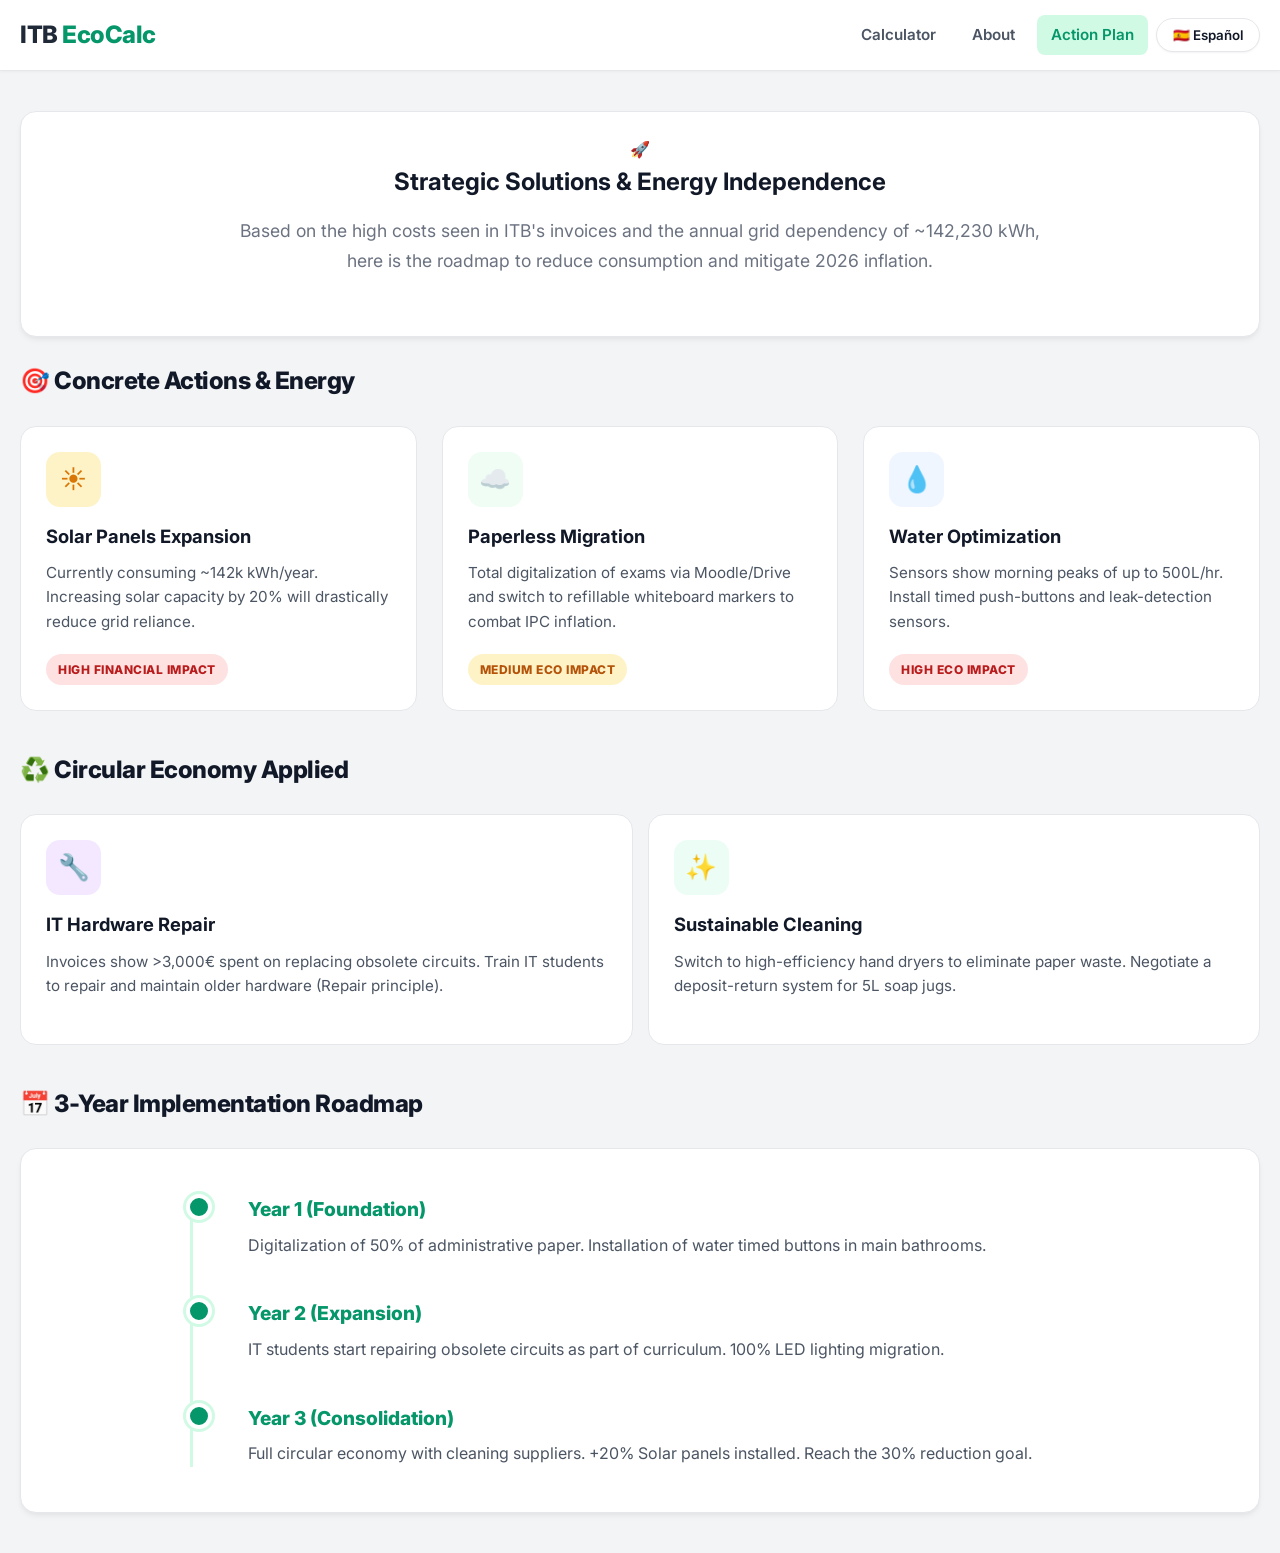
<file: action-plan.html>
<!DOCTYPE html>
<html lang="en">
<head>
    <meta charset="UTF-8">
    <meta name="viewport" content="width=device-width, initial-scale=1.0">
    <title>Action Plan - ITB EcoCalc</title>
    <link href="https://fonts.googleapis.com/css2?family=Inter:wght@300;400;600;700&display=swap" rel="stylesheet">
    <link rel="stylesheet" href="css/style.css">
</head>
<body>
    <header class="navbar">
        <div class="nav-container">
            <h1 class="logo">ITB <span class="highlight">EcoCalc</span></h1>
            <nav class="nav-links">
                <a href="index.html" class="i18n" data-en="Calculator" data-es="Calculadora">Calculator</a>
                <a href="about.html" class="i18n" data-en="About" data-es="Acerca de">About</a>
                <a href="action-plan.html" class="i18n active" data-en="Action Plan" data-es="Plan de Acción">Action Plan</a>
                <button class="lang-btn" onclick="toggleLang()" id="langBtn">🇪🇸 Español</button>
            </nav>
        </div>
    </header>

    <main class="container">
        <div class="card hero-card center-text">
            <span class="icon-huge">🚀</span>
            <h2 class="i18n" data-en="Strategic Solutions & Energy Independence" data-es="Soluciones Estratégicas e Independencia Energética">Strategic Solutions & Energy Independence</h2>
            <p class="i18n subtitle" style="margin-top: 15px;" data-en="Based on the high costs seen in ITB's invoices and the annual grid dependency of ~142,230 kWh, here is the roadmap to reduce consumption and mitigate 2026 inflation." data-es="Basado en los altos costes del ITB y la dependencia eléctrica anual de ~142.230 kWh, este es el plan para reducir el consumo y mitigar la inflación de 2026.">Based on the high costs seen in ITB's invoices and the annual grid dependency of ~142,230 kWh, here is the roadmap to reduce consumption and mitigate 2026 inflation.</p>
        </div>

        <h3 class="section-title i18n" data-en="🎯 Concrete Actions & Energy" data-es="🎯 Acciones Concretas y Energía">🎯 Concrete Actions & Energy</h3>
        <div class="grid-3">
            <div class="action-item">
                <div class="action-icon" style="background: #fef3c7; color: #d97706;">☀️</div>
                <h4 class="i18n" data-en="Solar Panels Expansion" data-es="Expansión Placas Solares">Solar Panels Expansion</h4>
                <p class="text-small i18n" data-en="Currently consuming ~142k kWh/year. Increasing solar capacity by 20% will drastically reduce grid reliance." data-es="Consumo actual de ~142k kWh/año. Aumentar la capacidad solar un 20% reducirá drásticamente la dependencia de la red.">Currently consuming ~142k kWh/year. Increasing solar capacity by 20% will drastically reduce grid reliance.</p>
                <span class="impact-badge impact-high i18n" data-en="High Financial Impact" data-es="Alto Impacto Financiero">High Financial Impact</span>
            </div>
            <div class="action-item">
                <div class="action-icon" style="background: #f0fdf4; color: #15803d;">☁️</div>
                <h4 class="i18n" data-en="Paperless Migration" data-es="Migración Cero Papel">Paperless Migration</h4>
                <p class="text-small i18n" data-en="Total digitalization of exams via Moodle/Drive and switch to refillable whiteboard markers to combat IPC inflation." data-es="Digitalización total de exámenes vía Moodle/Drive y cambio a rotuladores recargables para combatir la inflación.">Total digitalization of exams via Moodle/Drive and switch to refillable whiteboard markers to combat IPC inflation.</p>
                <span class="impact-badge impact-med i18n" data-en="Medium Eco Impact" data-es="Impacto Eco Medio">Medium Eco Impact</span>
            </div>
            <div class="action-item">
                <div class="action-icon" style="background: #eff6ff; color: #1d4ed8;">💧</div>
                <h4 class="i18n" data-en="Water Optimization" data-es="Optimización de Agua">Water Optimization</h4>
                <p class="text-small i18n" data-en="Sensors show morning peaks of up to 500L/hr. Install timed push-buttons and leak-detection sensors." data-es="Los sensores muestran picos matutinos de 500L/h. Instalar pulsadores temporizados y sensores de fugas.">Sensors show morning peaks of up to 500L/hr. Install timed push-buttons and leak-detection sensors.</p>
                <span class="impact-badge impact-high i18n" data-en="High Eco Impact" data-es="Alto Impacto Eco">High Eco Impact</span>
            </div>
        </div>

        <h3 class="section-title i18n" style="margin-top: 40px;" data-en="♻️ Circular Economy Applied" data-es="♻️ Economía Circular Aplicada">♻️ Circular Economy Applied</h3>
        <div class="grid-2">
            <div class="action-item">
                <div class="action-icon" style="background: #f3e8ff; color: #6d28d9;">🔧</div>
                <h4 class="i18n" data-en="IT Hardware Repair" data-es="Reparación Hardware IT">IT Hardware Repair</h4>
                <p class="text-small i18n" data-en="Invoices show >3,000€ spent on replacing obsolete circuits. Train IT students to repair and maintain older hardware (Repair principle)." data-es="Facturas de >3.000€ en reemplazar circuitos. Formar a alumnos para reparar hardware antiguo (Principio de Reparación).">Invoices show >3,000€ spent on replacing obsolete circuits. Train IT students to repair and maintain older hardware (Repair principle).</p>
            </div>
            <div class="action-item">
                <div class="action-icon" style="background: #ecfdf5; color: #047857;">✨</div>
                <h4 class="i18n" data-en="Sustainable Cleaning" data-es="Limpieza Sostenible">Sustainable Cleaning</h4>
                <p class="text-small i18n" data-en="Switch to high-efficiency hand dryers to eliminate paper waste. Negotiate a deposit-return system for 5L soap jugs." data-es="Secadores de aire de alta eficiencia para eliminar papel. Negociar sistema de retorno para garrafas de jabón de 5L.">Switch to high-efficiency hand dryers to eliminate paper waste. Negotiate a deposit-return system for 5L soap jugs.</p>
            </div>
        </div>

        <h3 class="section-title i18n" style="margin-top: 40px;" data-en="📅 3-Year Implementation Roadmap" data-es="📅 Roadmap de Implementación (3 Años)">📅 3-Year Implementation Roadmap</h3>
        <div class="card">
            <div class="timeline">
                <div class="timeline-step">
                    <div class="step-year i18n" data-en="Year 1 (Foundation)" data-es="Año 1 (Fundamentos)">Year 1 (Foundation)</div>
                    <div class="step-content">
                        <p class="i18n" data-en="Digitalization of 50% of administrative paper. Installation of water timed buttons in main bathrooms." data-es="Digitalización del 50% del papel administrativo. Instalación de pulsadores de agua en lavabos principales.">Digitalization of 50% of administrative paper. Installation of water timed buttons in main bathrooms.</p>
                    </div>
                </div>
                <div class="timeline-step">
                    <div class="step-year i18n" data-en="Year 2 (Expansion)" data-es="Año 2 (Expansión)">Year 2 (Expansion)</div>
                    <div class="step-content">
                        <p class="i18n" data-en="IT students start repairing obsolete circuits as part of curriculum. 100% LED lighting migration." data-es="Alumnos de IT comienzan a reparar circuitos como parte del temario. Migración 100% a iluminación LED.">IT students start repairing obsolete circuits as part of curriculum. 100% LED lighting migration.</p>
                    </div>
                </div>
                <div class="timeline-step">
                    <div class="step-year i18n" data-en="Year 3 (Consolidation)" data-es="Año 3 (Consolidación)">Year 3 (Consolidation)</div>
                    <div class="step-content">
                        <p class="i18n" data-en="Full circular economy with cleaning suppliers. +20% Solar panels installed. Reach the 30% reduction goal." data-es="Economía circular total con proveedores de limpieza. +20% Placas solares instaladas. Meta del 30% alcanzada.">Full circular economy with cleaning suppliers. +20% Solar panels installed. Reach the 30% reduction goal.</p>
                    </div>
                </div>
            </div>
        </div>
    </main>
    <script src="js/app.js"></script>
</body>
</html>
</file>
<file: css/style.css>
/* VARIABLES GLOBALES */
:root { 
    --primary: #059669; 
    --primary-light: #d1fae5; 
    --primary-dark: #047857;
    --dark: #111827; 
    --gray: #4b5563; 
    --light-gray: #6b7280;
    --bg: #f3f4f6; 
    --card: #ffffff; 
    --border: #e5e7eb; 
}

* { margin: 0; padding: 0; box-sizing: border-box; font-family: 'Inter', sans-serif; }
body { background: var(--bg); color: var(--dark); line-height: 1.6; }

/* NAVBAR */
.navbar { background: var(--card); border-bottom: 1px solid var(--border); position: sticky; top:0; z-index: 100; box-shadow: 0 1px 3px rgba(0,0,0,0.04);}
.nav-container { max-width: 1450px; margin: auto; padding: 15px 20px; display: flex; justify-content: space-between; align-items: center; flex-wrap: wrap; gap: 15px;}
.logo { font-size: 1.5rem; font-weight: 800; color: #1f2937; letter-spacing: -0.5px;}
.highlight { color: var(--primary); }
.nav-links { display: flex; align-items: center; gap: 8px; flex-wrap: wrap; justify-content: center;}
nav a { text-decoration: none; color: var(--gray); font-weight: 600; padding: 8px 14px; border-radius: 8px; font-size: 0.95rem; transition: all 0.2s;}
nav a:hover { background: #f3f4f6; color: var(--dark); }
nav a.active { background: var(--primary-light); color: var(--primary); }
.lang-btn { background: white; border: 1px solid var(--border); padding: 8px 16px; border-radius: 20px; cursor: pointer; font-weight: 600; box-shadow: 0 1px 2px rgba(0,0,0,0.05); transition: 0.2s; color: var(--dark);}
.lang-btn:hover { background: #f9fafb; transform: translateY(-1px); box-shadow: 0 2px 4px rgba(0,0,0,0.05);}

/* CONTENEDORES Y TARJETAS */
.container { max-width: 1450px; margin: 40px auto; padding: 0 20px; } 
.card { background: var(--card); padding: 25px; border-radius: 16px; border: 1px solid var(--border); box-shadow: 0 4px 6px -1px rgba(0,0,0,0.05), 0 2px 4px -1px rgba(0,0,0,0.03); margin-bottom: 25px; }
.center-text { text-align: center; }

/* 🟢 CALCULADORA: ESTRUCTURA 3 COLUMNAS 🟢 */
.dashboard-layout { display: grid; grid-template-columns: 290px 1fr 340px; gap: 25px; align-items: start; }
.left-panel { display: flex; flex-direction: column; gap: 0px; }
.right-panel { display: flex; flex-direction: column; gap: 0px; }
.center-panel { display: flex; flex-direction: column; min-width: 0; } 

/* HOME PRO DESIGN */
.hero-pro { padding: 60px 30px !important; border-top: none !important; background: linear-gradient(180deg, #ffffff 0%, #f8fafc 100%); position: relative; overflow: hidden; }
.hero-logo { max-width: 260px; margin: 0 auto 25px auto; display: block; position: relative; z-index: 2;}
.gradient-text { font-size: 2.2rem; font-weight: 800; background: linear-gradient(90deg, #059669, #2563eb); -webkit-background-clip: text; -webkit-text-fill-color: transparent; margin-bottom: 20px; letter-spacing: -0.5px;}
.subtitle { color: var(--light-gray); font-size: 1.1rem; max-width: 800px; margin: 0 auto 35px auto; line-height: 1.7; position: relative; z-index: 2;}
.data-sources { display: flex; justify-content: center; gap: 15px; margin: 0 0 40px 0; flex-wrap: wrap; position: relative; z-index: 2;}
.pro-pill { background: #ffffff; padding: 10px 22px; border-radius: 999px; border: 1px solid #e2e8f0; font-size: 0.95rem; font-weight: 600; color: var(--dark); display: flex; align-items: center; gap: 10px; box-shadow: 0 2px 4px rgba(0,0,0,0.02); transition: all 0.3s cubic-bezier(0.4, 0, 0.2, 1); cursor: default; }
.pro-pill:hover { transform: translateY(-3px); box-shadow: 0 10px 15px -3px rgba(0,0,0,0.1); border-color: #cbd5e1; }
.pro-pill .emoji { font-size: 1.2rem; }
.btn-glow { display: inline-block; background: var(--primary); color: white; border: none; padding: 16px 40px; border-radius: 12px; font-weight: 700; font-size: 1.1rem; cursor: pointer; transition: all 0.3s; box-shadow: 0 10px 15px -3px rgba(5, 150, 105, 0.3); text-decoration: none; position: relative; z-index: 2; }
.btn-glow:hover { background: var(--primary-dark); transform: translateY(-2px); box-shadow: 0 15px 25px -5px rgba(5, 150, 105, 0.4); }

/* INPUTS GENERALES */
.input-group { margin-bottom: 15px; }
.input-group label { display: block; font-size: 0.85rem; font-weight: 700; margin-bottom: 6px; color: var(--gray); }
.input-group input, .input-group select { width: 100%; padding: 12px; border: 1px solid var(--border); border-radius: 8px; font-size: 0.95rem; outline: none; transition: border-color 0.2s; background: #fff;}
.input-group input:focus, .input-group select:focus { border-color: var(--primary); box-shadow: 0 0 0 3px var(--primary-light);}

.grid-2 { display: grid; grid-template-columns: repeat(2, 1fr); gap: 15px; }
.grid-2-mini { display: grid; grid-template-columns: repeat(2, 1fr); gap: 10px; }

.special-box { padding: 18px; border-radius: 10px; }
.warning-box { background: #fffbeb; border: 1px dashed #f59e0b; }
.info-box { background: #eff6ff; border: 1px dashed #3b82f6; }

/* 🟢 MICRO-TOGGLES INTERACTIVOS 🟢 */
.micro-toggles-interactive { display: flex; flex-direction: column; gap: 8px; }
.micro-row { display: flex; align-items: center; justify-content: space-between; background: white; padding: 8px 12px; border-radius: 6px; border: 1px solid #cbd5e1; font-size: 0.85rem; font-weight: 600; color: var(--dark); transition: 0.2s;}
.micro-row:hover { border-color: var(--primary); }
.micro-row input[type="number"] { width: 55px !important; padding: 2px 5px !important; text-align: right; border: 1px solid #e2e8f0 !important; border-radius: 4px; font-weight: bold; background: #f8fafc !important;}
.micro-row input[type="number"]:focus { border-color: var(--primary) !important; background: white !important;}

.label-span { flex: 1; margin-right: 10px; line-height: 1.3;}
.toggle-row { background: #f8fafc; border-color: #cbd5e1; padding: 10px 12px;}
.switch { position: relative; display: inline-block; width: 44px; height: 24px; margin: 0; flex-shrink: 0;}
.switch input { opacity: 0; width: 0; height: 0; }
.slider { position: absolute; cursor: pointer; top: 0; left: 0; right: 0; bottom: 0; background-color: #cbd5e1; transition: .4s; border-radius: 24px;}
.slider:before { position: absolute; content: ""; height: 18px; width: 18px; left: 3px; bottom: 3px; background-color: white; transition: .4s; border-radius: 50%; box-shadow: 0 1px 2px rgba(0,0,0,0.2);}
input:checked + .slider { background-color: var(--primary); }
input:focus + .slider { box-shadow: 0 0 1px var(--primary); }
input:checked + .slider:before { transform: translateX(20px); }

/* IPC Inteligente */
.ipc-container { display: flex; flex-direction: column; gap: 8px; }
.ipc-row { display: flex; align-items: center; justify-content: space-between; background: #ffffff; padding: 8px 12px; border-radius: 8px; border: 1px solid #bfdbfe; }
.year-input { width: 75px !important; border: none !important; background: transparent !important; font-weight: 800; color: #4338ca; padding: 0 !important; font-size: 0.95rem;}
.arrow-icon { color: #93c5fd; font-size: 0.9rem; }
.percent-wrapper { display: flex; align-items: center; background: #f8fafc; padding: 6px 10px; border-radius: 6px; border: 1px solid #e2e8f0; }
.percent-wrapper input { width: 60px !important; border: none !important; background: transparent !important; text-align: right; font-weight: 700; padding: 0 5px 0 0 !important; font-size: 0.95rem; color: var(--dark);}

/* Resultados y Gráfico */
.res-box { background: #f8fafc; padding: 20px; border-radius: 10px; border: 1px solid #e2e8f0; border-left: 6px solid var(--primary); font-variant-numeric: tabular-nums; }
.res-box strong { font-size: 0.8rem; color: var(--light-gray); text-transform: uppercase; letter-spacing: 0.5px; display: block; margin-bottom: 8px; font-weight: 700;}
.chart-box { position: relative; height: 350px; width: 100%; padding: 20px;}

.btn-pdf { background: #1e293b; color: white; border: none; padding: 16px 20px; border-radius: 10px; font-weight: 700; cursor: pointer; transition: 0.3s; font-size: 1.05rem; width: 100%; margin-top: 15px;}
.btn-pdf:hover { background: #0f172a; box-shadow: 0 4px 6px rgba(0,0,0,0.1);}

/* Tablas */
.table-responsive { overflow-x: auto; -webkit-overflow-scrolling: touch; border-radius: 8px; border: 1px solid var(--border);}
.styled-table { width: 100%; border-collapse: collapse; font-size: 0.95rem; min-width: 650px;}
.styled-table th, .styled-table td { border-bottom: 1px solid var(--border); padding: 14px 15px; text-align: left; }
.styled-table th { background-color: #f8fafc; font-weight: 700; color: var(--dark); text-transform: uppercase; font-size: 0.8rem; letter-spacing: 0.5px;}

/* ACTION PLAN */
.section-title { font-size: 1.5rem; color: var(--dark); margin-bottom: 25px; font-weight: 800; letter-spacing: -0.5px;}
.grid-3 { display: grid; grid-template-columns: repeat(3, 1fr); gap: 25px; }
.action-item { background: white; border: 1px solid var(--border); padding: 25px; border-radius: 16px; display: flex; flex-direction: column; transition: all 0.3s ease;}
.action-item:hover { transform: translateY(-5px); box-shadow: 0 15px 25px -5px rgba(0,0,0,0.1); border-color: #d1d5db;}
.action-icon { width: 55px; height: 55px; border-radius: 14px; display: flex; align-items: center; justify-content: center; font-size: 1.6rem; margin-bottom: 15px; }
.action-item h4 { margin-bottom: 10px; font-size: 1.15rem; color: var(--dark); font-weight: 700;}
.text-small { font-size: 0.95rem; color: var(--gray); margin-bottom: 20px; line-height: 1.6;}
.impact-badge { display: inline-block; padding: 6px 12px; border-radius: 20px; font-size: 0.75rem; font-weight: 800; margin-top: auto; align-self: flex-start; text-transform: uppercase; letter-spacing: 0.5px;}
.impact-high { background: #fee2e2; color: #b91c1c; }
.impact-med { background: #fef3c7; color: #b45309; }

.timeline { position: relative; max-width: 900px; margin: 20px auto; padding-left: 35px; border-left: 3px solid var(--primary-light); }
.timeline-step { position: relative; margin-bottom: 40px; padding-left: 20px; }
.timeline-step:last-child { margin-bottom: 0; }
.timeline-step::before { content: ''; position: absolute; left: -42px; top: 0; width: 18px; height: 18px; background: var(--primary); border-radius: 50%; border: 4px solid white; box-shadow: 0 0 0 3px var(--primary-light); }
.step-year { font-weight: 800; color: var(--primary); font-size: 1.2rem; margin-bottom: 8px; }
.step-content p { color: var(--gray); font-size: 1rem; margin: 0; line-height: 1.6;}

/* 🟢 IMPRESIÓN PDF NATIVA 🟢 */
.print-only { display: none; }
@media print {
    @page { size: A4 portrait; margin: 15mm; }
    body, html { background: white !important; width: 100% !important; margin: 0 !important; padding: 0 !important; font-size: 11px !important;}
    * { -webkit-print-color-adjust: exact !important; print-color-adjust: exact !important; color-adjust: exact !important; }
    .params-panel, .navbar, .btn-pdf, .lang-btn, header, .left-panel, .right-panel { display: none !important; }
    .print-only { display: block !important; text-align: center; margin-bottom: 30px !important; }
    .print-header img { max-height: 50px; margin-bottom: 10px; }
    .print-header h2 { color: #059669 !important; font-size: 22px; margin: 0; }
    .print-header p { color: #6b7280 !important; font-size: 12px; margin-top: 5px; }
    .print-header hr { border: 0; border-top: 2px solid #059669 !important; margin-top: 15px; }
    .dashboard-layout { display: block !important; width: 100% !important; }
    .results-area { width: 100% !important; display: block !important; }
    .chart-box { position: relative !important; height: 250px !important; width: 100% !important; padding: 0 !important; margin-bottom: 40px !important; break-inside: avoid !important; page-break-inside: avoid !important; display: block !important; overflow: hidden !important; border: none !important; box-shadow: none !important;}
    .card { box-shadow: none !important; border: none !important; margin-bottom: 25px !important; padding: 0 !important;}
    .grid-2 { display: flex !important; flex-wrap: wrap !important; gap: 15px !important; justify-content: space-between !important; margin-bottom: 30px !important;}
    .res-box { width: 48% !important; margin-bottom: 15px !important; padding: 15px !important; box-sizing: border-box !important; break-inside: avoid !important; page-break-inside: avoid !important; background-color: #f8fafc !important; border: 1px solid #e5e7eb !important; border-left: 6px solid #059669 !important;}
    #predictionTableContainer { break-inside: avoid !important; page-break-inside: avoid !important; margin-top: 20px !important;}
    .styled-table th { background-color: #f1f5f9 !important; border-bottom: 2px solid #cbd5e1 !important;}
    .styled-table td { border-bottom: 1px solid #e2e8f0 !important; }
}

/* 📱 DISEÑO ULTRA-RESPONSIVE */
@media (max-width: 1250px) {
    .dashboard-layout { grid-template-columns: 300px 1fr; }
    .right-panel { grid-column: 1 / -1; flex-direction: row; flex-wrap: wrap; }
    .right-panel > * { flex: 1 1 300px; } 
}
@media (max-width: 900px) { 
    .nav-container { justify-content: center; text-align: center; flex-direction: column;}
    .nav-links { flex-wrap: wrap; justify-content: center; gap: 8px;}
    .container { margin-top: 20px; padding: 0 12px;}
    .dashboard-layout { display: flex; flex-direction: column; }
    .right-panel { flex-direction: column; }
    body:not(.pdf-export-mode) .grid-2 { grid-template-columns: 1fr; } 
    .chart-box { height: 280px; padding: 10px; }
    .card { padding: 20px; }
    .micro-row { padding: 14px 12px; font-size: 0.9rem; } 
    .toggle-row { padding: 16px 12px; }
    .hero-pro { padding: 40px 20px !important;}
    .gradient-text { font-size: 1.6rem; }
    .subtitle { font-size: 0.95rem; text-align: left;}
    .data-sources { gap: 10px; }
    .pro-pill { padding: 8px 16px; font-size: 0.85rem; width: 100%; justify-content: center;}
    .btn-glow { width: 100%; padding: 14px; font-size: 1rem;}
    .grid-3 { grid-template-columns: 1fr; }
}
</file>
